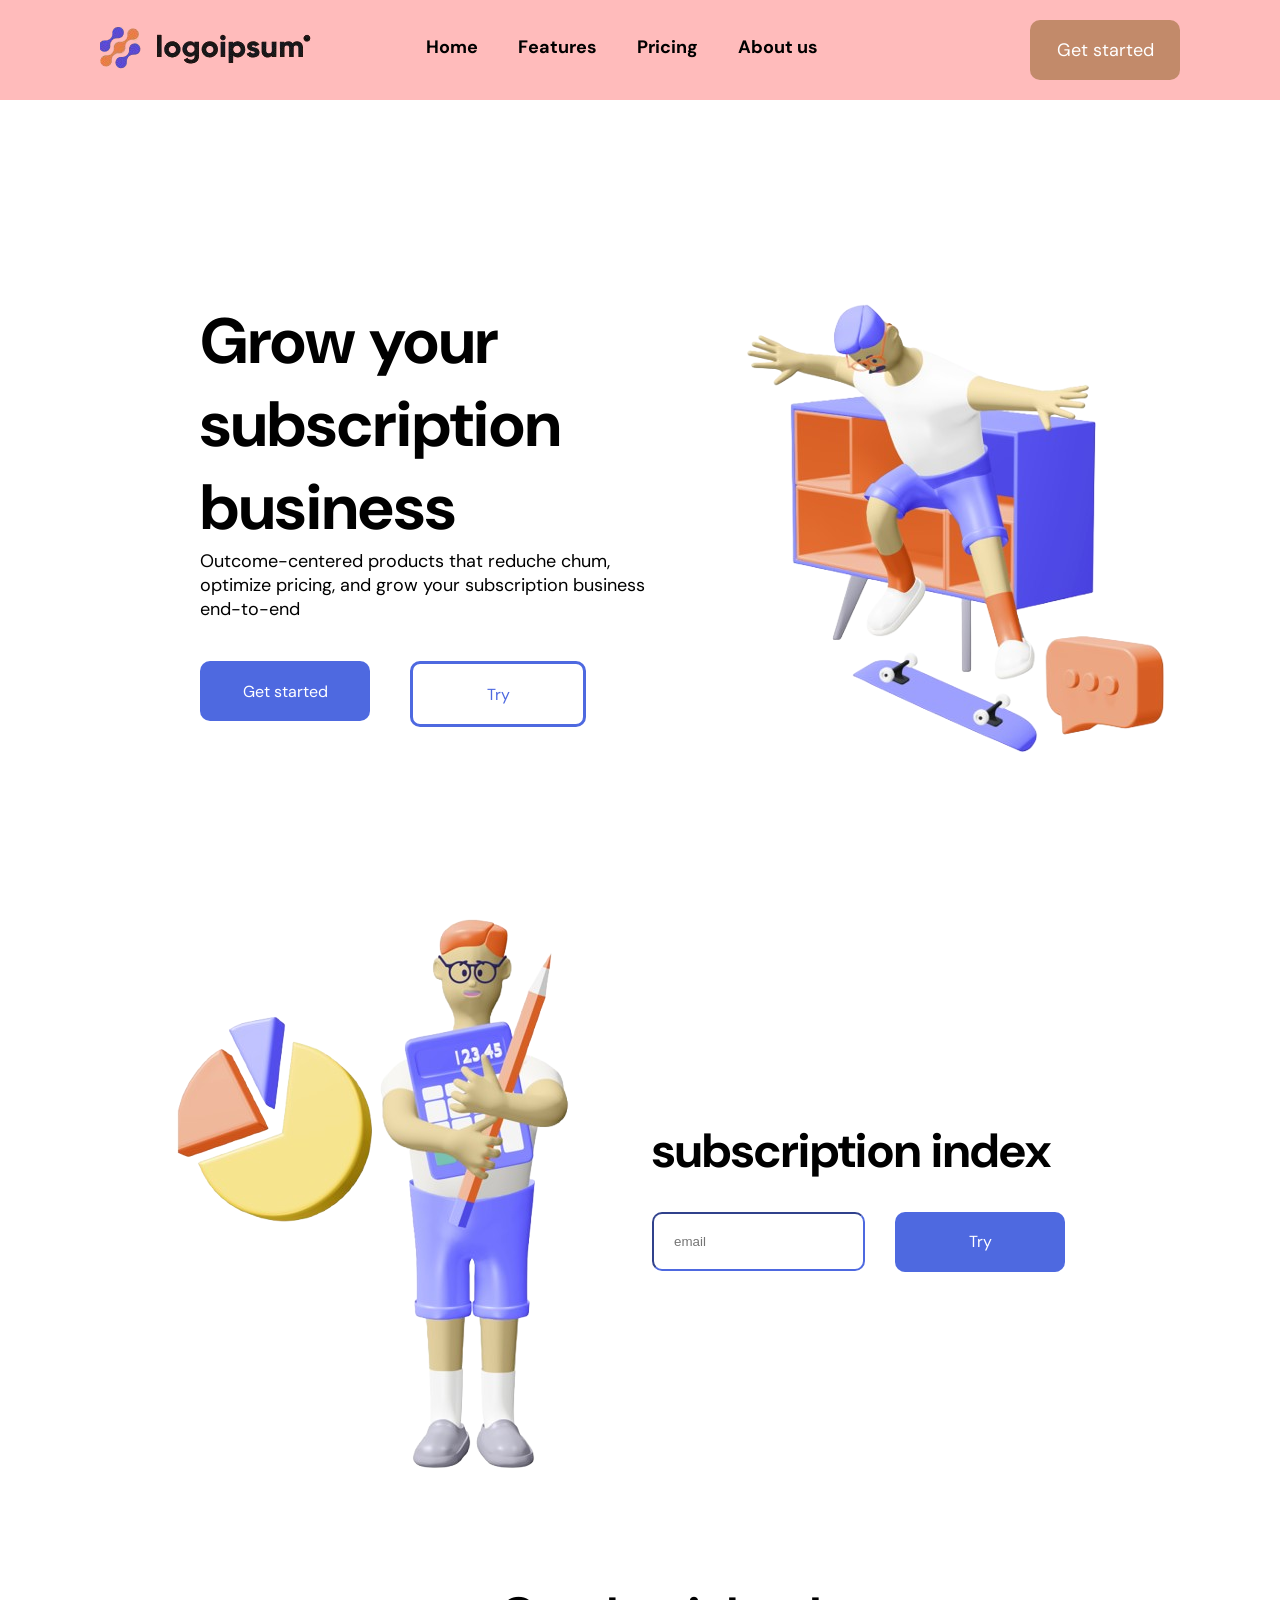
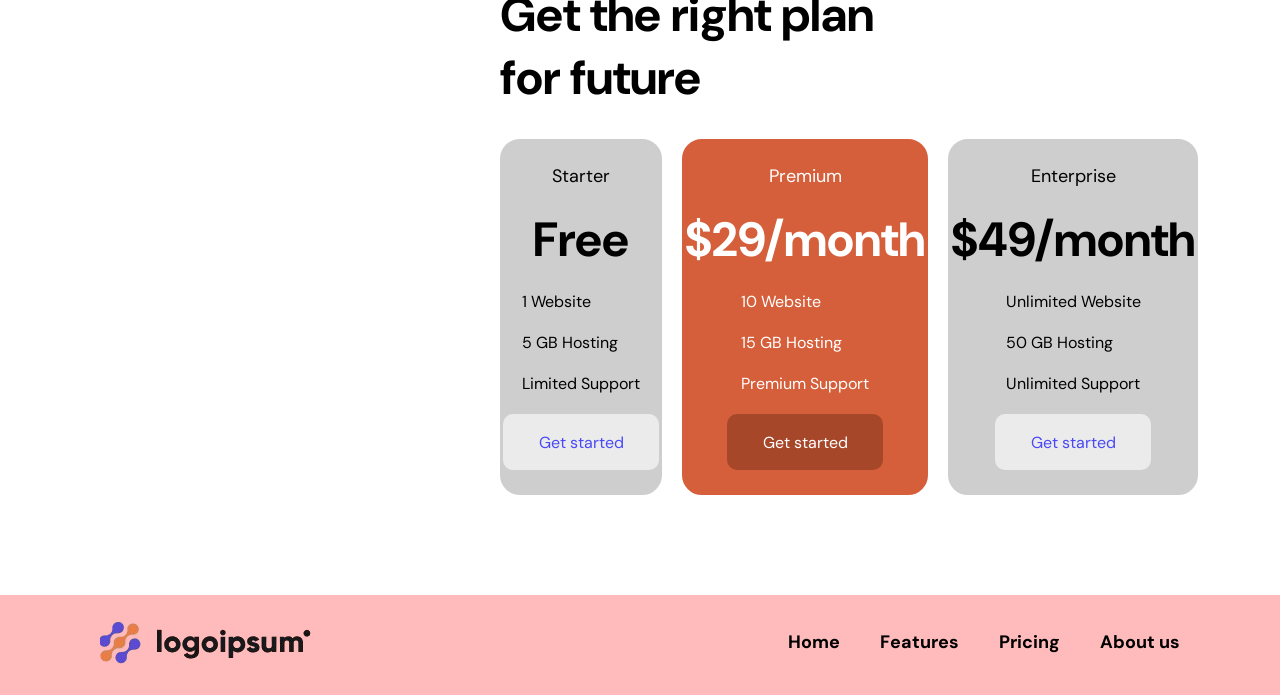
<file: logoipsum/index.html>
<!DOCTYPE html>
<html lang="en">
<head>
    <meta charset="UTF-8">
    <meta name="viewport" content="width=device-width, initial-scale=1.0">
    <title>Logoipsum | Utezhan</title>
    <link rel="stylesheet" href="style.css">
    <link rel="shortcut icon" href="./logo.png" type="image/x-icon">
    <link href="https://fonts.googleapis.com/css2?family=DM+Sans:ital,opsz,wght@0,9..40,100..1000;1,9..40,100..1000&display=swap" rel="stylesheet">
</head>
<body>
    <div class="nav-bar">
        <div class="nav-logo">
            <img src="./logo.png" alt="logo">
        </div>

        <div class="nav-text">
            <a href="#">Home</a>
            <a href="#">Features</a>
            <a href="#">Pricing</a>
            <a href="#">About us</a>
        </div>

        <div class="nav-btn">
            <a href="#">Get started</a>
        </div>

    </div>

    <div class="hero">
        <div class="hero-text">
            <div class = "hero_block">
                 <div class="hero-text-main">
                <p>Grow your subscription business</p>
            </div>
    
            <div class="hero-text-secondary">
                <p>Outcome-centered products that reduche chum, optimize pricing, and grow your subscription business end-to-end</p>
            </div>
    
            <div class="hero-btn">
                <div class="hero-btn-1">
                    <a href="#">Get started</a>
                </div>
    
                <div class="hero-btn-2">
                    <a href="#">Try</a>
                </div>
            </div>
            </div>
            <div class="hero-picture">
                <img src="./hero.png" alt="hero-pic">
            </div>

        </div>

    </div>

   <div class="hero-2">
    <div class="guy-pic">
        <img src="./email_guy.png" alt="email_guy">        
    </div>

    <div class="email-part">
        <div class="text">
            <p>subscription index</p>
        </div>
        <div class="label">
            <div class="search">
                <input type="email" placeholder="email">
            </div>
    
            <div class="btnTry">
                <a href="#">Try</a>
            </div>
        </div>

    </div>
   </div>

<div class="pricing-main">
    <div class="pricing-text">
        <p>Get the right plan for future</p>
    </div>

    <div class="pricing-cards">
        <div class="pricing-card-1">
            <div class="pricing-card-1-name">
                <p>Starter</p>
            </div>
            <div class="pricng-card-1-price">
                <p>Free</p>
            </div>
            <div class="prcing-card-1-properties">
                <p>1 Website</p>
                <p>5 GB Hosting</p>
                <p>Limited Support</p>
            </div>
            <div class="pricing-card-1-btn">
                <a href="#">Get started</a>
            </div>
        </div>
        <div class="pricing-card-2">
              <div class="pricing-card-2-name">
                <p>Premium</p>
            </div>
            <div class="pricng-card-2-price">
                <p>$29/month</p>
            </div>
            <div class="prcing-card-2-properties">
                <p>10 Website</p>
                <p>15 GB Hosting</p>
                <p>Premium Support</p>
            </div>
            <div class="pricing-card-2-btn">
                <a href="#">Get started</a>
            </div>
        </div>
        <div class="pricing-card-3">
             <div class="pricing-card-3-name">
                <p>Enterprise</p>
            </div>
            <div class="pricng-card-3-price">
                <p>$49/month</p>
            </div>
            <div class="prcing-card-3-properties">
                <p>Unlimited Website</p>
                <p>50 GB Hosting</p>
                <p>Unlimited Support</p>
            </div>
            <div class="pricing-card-3-btn">
                <a href="#">Get started</a>
            </div>
        </div>
    </div>

</div>


    <div class="nav-bar">
        <div class="nav-logo">
            <img src="./logo.png" alt="logo">
        </div>

        <div class="nav-text">
            <a href="#">Home</a>
            <a href="#">Features</a>
            <a href="#">Pricing</a>
            <a href="#">About us</a>
        </div>
    </div>

</body>
</html>
</file>
<file: logoipsum/style.css>
* {
    margin: 0;
    padding: 0;
}

body {
    font-family: 'DM Sans', sans-serif;
}


.nav-bar {
    background-color: rgba(255, 149, 149, 0.644);
    width: 100%;
    height: 100px;
    display: flex;
    justify-content: space-between;
}

.nav-logo {
    margin-top: 20px;
    margin-left: 100px;
}

.nav-text {
    display: flex;
    margin-top: 35px;
    gap: 40px;
}

.nav-text a{
    text-decoration: none;
    color: black;
    font-size: 18px;
    font-weight: bold;
}

.nav-text a:hover {
    color: rgba(0, 0, 0, 0.671);
}

.nav-text a:active {
    color: rgba(0, 0, 0, 0.295);
}

.nav-btn {
    margin-top: 20px;
    margin-right: 100px;
    width: 150px;
    height: 60px;
    background-color: rgb(194, 138, 106);
    display: flex;
    align-items: center;
    justify-content: center;
    border-radius: 10px;
    cursor: pointer;
    
}

.nav-btn a{
    color: white;
    font-size: 18px;
    text-decoration: none;
    text-align: center;
    width: 100%;
}

.nav-btn a:hover{
    color: rgb(245, 185, 130);
}

.nav-text a:active{
    color: rgb(255, 229, 206);
}

.hero {
    margin: 100px 200px;
    display: flex;
    flex-direction: row;
    gap: 20px;
}

.hero-text {
    margin-top: 100px;
    display: flex;
    justify-content: center;
    margin-inline: auto;

}

.hero-text-main {
    font-size: 4em;
    font-weight: bold;
    display: flex;
    flex-direction: column;
    width: 300px;
}

.hero-text-secondary {
    font-size: 18px;
    width: 450px;
}

.hero-btn {
    margin-top: 40px;
    display: flex;
    gap: 40px;
}

.hero-btn-1 {
    width: 170px;
    height: 60px;
    background-color: rgb(78, 105, 224);
    display: flex;
    align-items: center;
    justify-content: center;
    border-radius: 10px;
    cursor: pointer;
}

.hero-btn-1 a {
    text-decoration: none;
    color: white
}

.hero-btn-1:hover{
    background-color: rgba(28, 50, 148, 0.808);
}

.hero-btn-2{
    width: 170px;
    height: 60px;
    background-color: rgb(255, 255, 255);
    border-style: solid;
    border-width: 0,5px;
    border-color: rgb(78, 105, 224);
    display: flex;
    align-items: center;
    justify-content: center;
    border-radius: 10px;
    cursor: pointer;
}

.hero-btn-2:hover{
background-color: rgb(226, 216, 216);
}

.hero-btn-2 a{
    text-decoration: none;
    color: rgb(78, 105, 224)
}

.hero-picture {
    margin-left: 90px;
}

.hero-2 {
    display: flex;
    justify-content: center;
}

.email-part {
    margin: auto 50px;
}

.email-text {
    margin-bottom: 50px;
}

.email-part .text p{
    font-size: 3em;
    font-weight: bold;
}

.label {
    display: flex;
    flex-direction: row;
    gap: 30px;
    margin-top: 30px;
}

.btnTry {
    width: 170px;
    height: 60px;
    background-color: rgb(78, 105, 224);
    display: flex;
    align-items: center;
    justify-content: center;
    border-radius: 10px;
    cursor: pointer;
}

.btnTry:hover{
    background-color: rgba(28, 50, 148, 0.808);
}

.btnTry a {
    text-decoration: none;
    color: white;
}

.search input {
    padding: 20px 20px;
    border-radius: 10px;
    border-color: rgb(78, 105, 224);
}

.search input ::placeholder {
    font-size: 18px;
}

.pricing-main {
    display: flex;
    margin: 100px 500px;
    flex-direction: column;
}

.pricing-text {
    width: 400px;
}

.pricing-text p {
    font-size: 3em;
    font-weight: bold;
}

.pricing-cards {
    display: flex;
    flex-direction: row;
    gap: 20px;
    margin-top: 30px;
}

.pricing-card-1 {
    width: 300px;
    height: 350px;
    background-color: rgb(206, 206, 206);
    border-radius: 20px;
    border-style: solid;
    border-color: rgb(206, 206, 206);
    display: flex;
    flex-direction: column;
    align-items: center;
    gap: 20px;
    justify-content: center;
}

.pricing-card-1-name p{
    font-size: 18px;
}

.pricng-card-1-price{
    font-size: 3em;
    font-weight: bold;
}
.prcing-card-1-properties{
    display: flex;
    gap: 20px;
    flex-direction: column;
}

.pricing-card-1-btn{
    width: 150px;
    height: 50px;
    background-color: rgb(235, 235, 235);
    display: flex;
    align-items: center;
    justify-content: center;
    border-radius: 10px;
    border-style: solid;
    border-color: rgb(235, 235, 235);
    cursor: pointer;
}

.pricing-card-1-btn:hover{
    background-color: rgb(255, 255, 255);
}

.pricing-card-1-btn a{
    text-decoration: none;
    color: rgb(73, 73, 245);
}

.pricing-card-2 {
    width: 300px;
    height: 350px;
    background-color: rgb(214, 95, 59);
    border-radius: 20px;
    border-style: solid;
    border-color: rgb(214, 95, 59);
    display: flex;
    flex-direction: column;
    align-items: center;
    gap: 20px;
    justify-content: center;
}

.pricing-card-2-name p{
    font-size: 18px;
    color: white;
}

.pricng-card-2-price{
    font-size: 3em;
    font-weight: bold;
    color: white;
}
.prcing-card-2-properties{
    display: flex;
    gap: 20px;
    flex-direction: column;
    color: white;
}

.pricing-card-2-btn{
    width: 150px;
    height: 50px;
    background-color: rgb(167, 71, 42);
    display: flex;
    align-items: center;
    justify-content: center;
    border-radius: 10px;
    border-style: solid;
    border-color: rgb(167, 71, 42);
    cursor: pointer;
}

.pricing-card-2-btn:hover{
    background-color: rgba(167, 71, 42, 0.774);
}

.pricing-card-2-btn a{
    text-decoration: none;
    color: rgb(255, 255, 255);
}

.pricing-card-3 {
    width: 300px;
    height: 350px;
    background-color: rgb(206, 206, 206);
    border-radius: 20px;
    border-style: solid;
    border-color: rgb(206, 206, 206);
    display: flex;
    flex-direction: column;
    align-items: center;
    gap: 20px;
    justify-content: center;
}

.pricing-card-3-name p{
    font-size: 18px;
}

.pricng-card-3-price{
    font-size: 3em;
    font-weight: bold;
}
.prcing-card-3-properties{
    display: flex;
    gap: 20px;
    flex-direction: column;
}

.pricing-card-3-btn{
    width: 150px;
    height: 50px;
    background-color: rgb(235, 235, 235);
    display: flex;
    align-items: center;
    justify-content: center;
    border-radius: 10px;
    border-style: solid;
    border-color: rgb(235, 235, 235);
    cursor: pointer;
}

.pricing-card-3-btn:hover{
    background-color: rgb(255, 255, 255);
}

.pricing-card-3-btn a{
    text-decoration: none;
    color: rgb(73, 73, 245);
}

.nav-bar {
    background-color: rgba(255, 149, 149, 0.644);
    width: 100%;
    height: 100px;
    display: flex;
    justify-content: space-between;
}

.nav-logo {
    margin-top: 20px;
    margin-left: 100px;
}

.nav-text {
    display: flex;
    margin-top: 35px;
    gap: 40px;
    margin-right: 100px;
}

.nav-text a{
    text-decoration: none;
    color: black;
    font-size: 18px;
    font-weight: bold;
}
</file>
